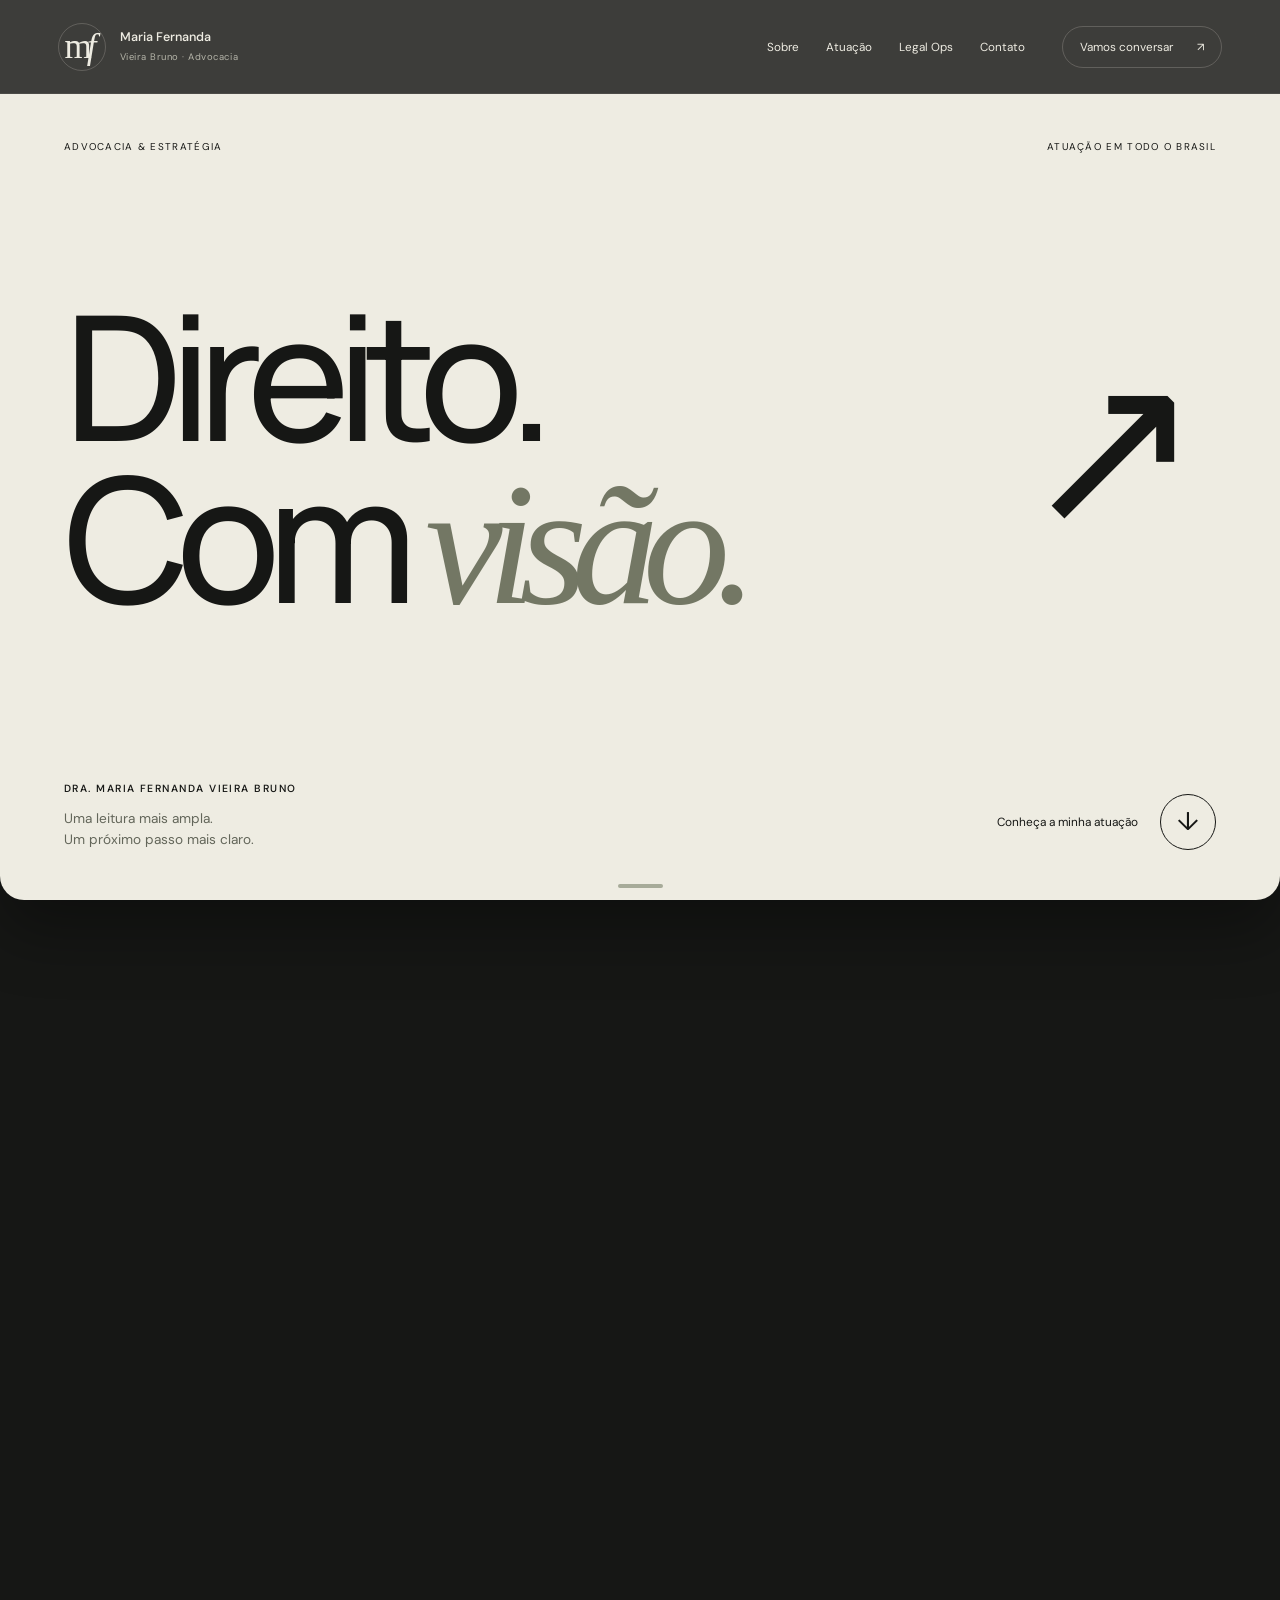
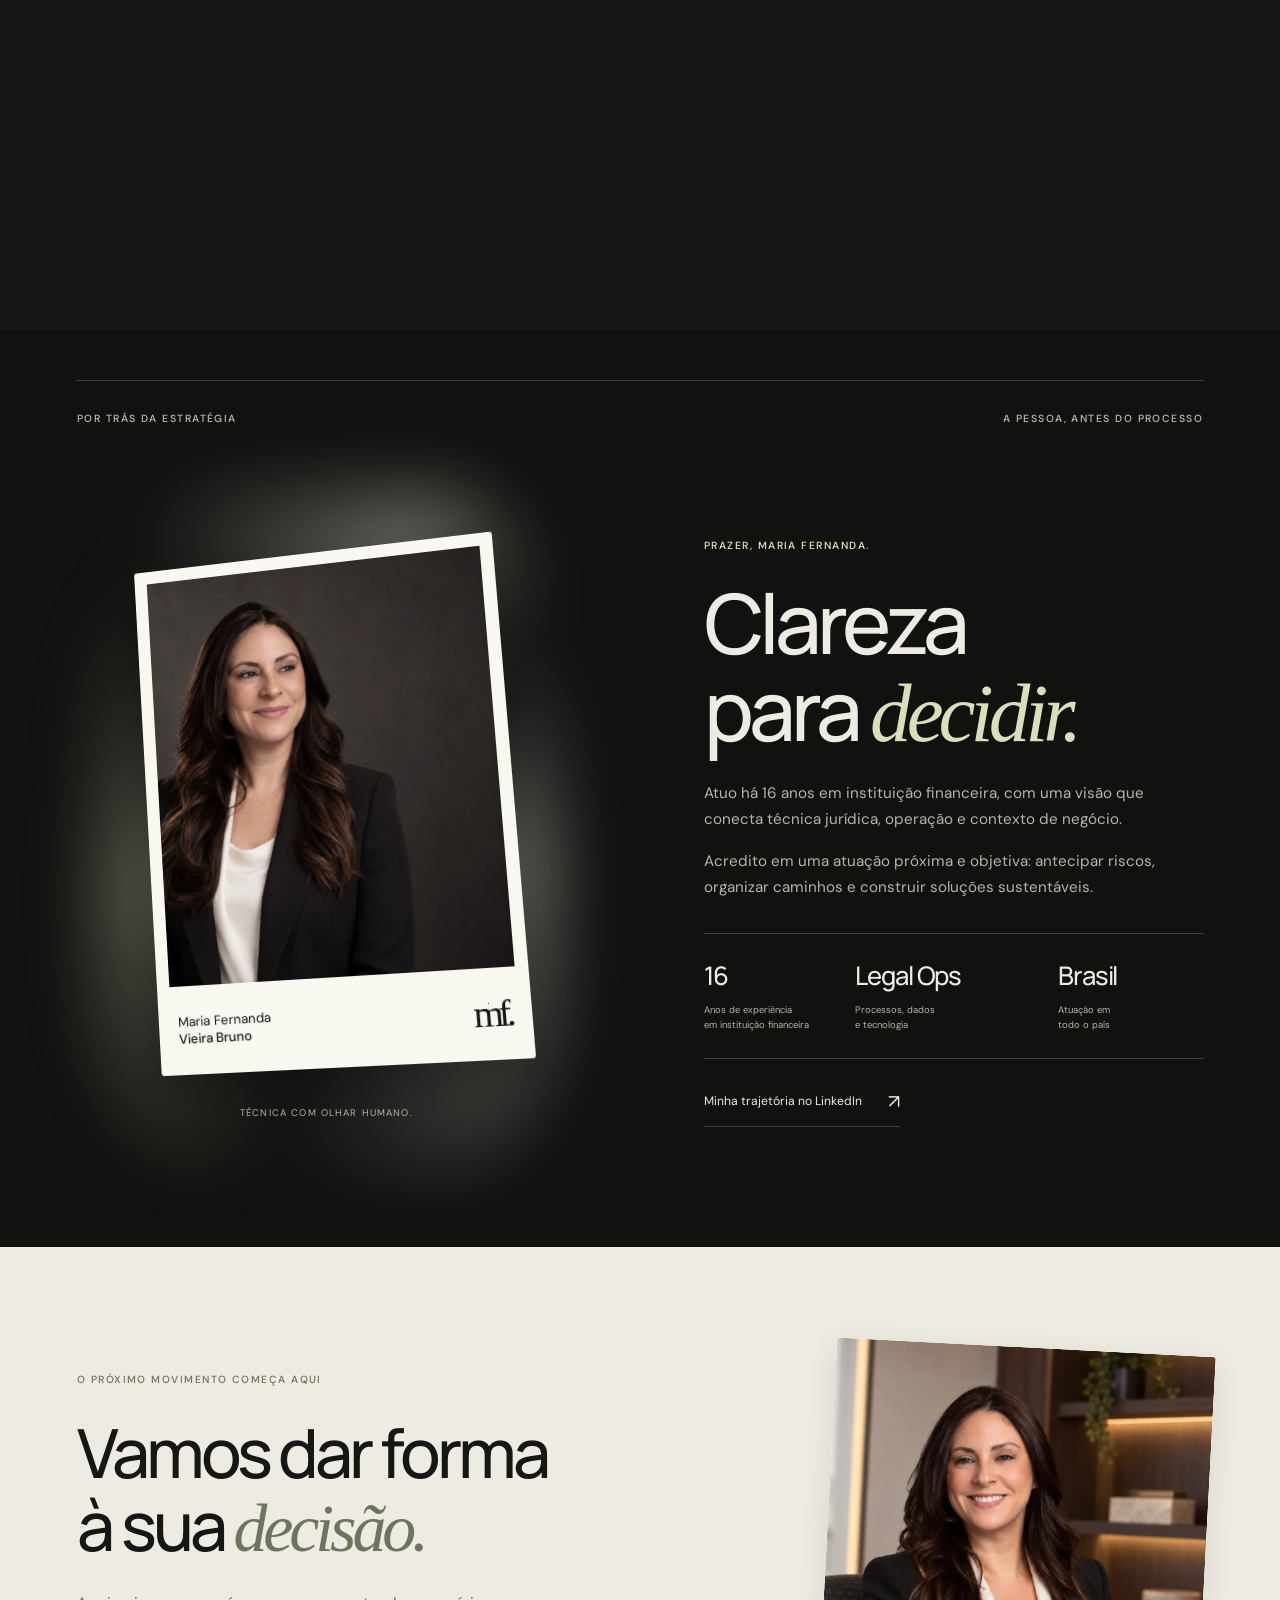
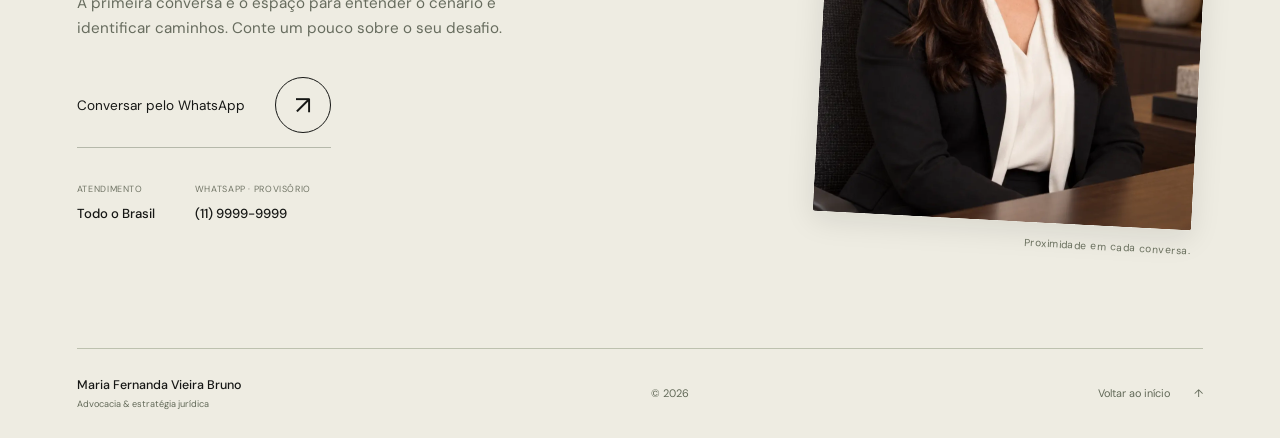
<file: index.html>
<!doctype html>
<html lang="pt-BR">
<head>
  <meta charset="UTF-8">
  <meta name="viewport" content="width=device-width, initial-scale=1">
  <meta name="description" content="Dra. Maria Fernanda Vieira Bruno. Estratégia jurídica, recuperação de créditos, Direito Bancário e Legal Ops. Atuação em todo o Brasil.">
  <meta name="theme-color" content="#161715">
  <title>Maria Fernanda Vieira Bruno — Estratégia jurídica</title>
  <link rel="icon" href="data:image/svg+xml,%3Csvg xmlns='http://www.w3.org/2000/svg' viewBox='0 0 64 64'%3E%3Crect width='64' height='64' rx='32' fill='%23161715'/%3E%3Ctext x='32' y='44' text-anchor='middle' font-family='Georgia' font-size='38' fill='%23eeeade'%3Em%3C/text%3E%3C/svg%3E">
  <link rel="preconnect" href="https://fonts.googleapis.com">
  <link rel="preconnect" href="https://fonts.gstatic.com" crossorigin>
  <link href="https://fonts.googleapis.com/css2?family=DM+Sans:wght@400;450;500;550;600;650;700&family=Manrope:wght@400;500;600;700;800&display=swap" rel="stylesheet">
  <link rel="preload" as="image" href="assets/maria-profile.svg">
  <link rel="stylesheet" href="styles.css?v=3.3">
  <script>document.documentElement.classList.add('js');</script>
  <script src="script.js?v=3.3" defer></script>
</head>
<body>
  <a class="skip-link" href="#visao">Ir para o conteúdo</a>
  <header class="site-header">
    <a class="brand" href="#inicio" aria-label="Maria Fernanda Vieira Bruno — início"><span class="brand-mark" aria-hidden="true">m<span>f</span></span><span class="brand-name">Maria Fernanda<br><span>Vieira Bruno · Advocacia</span></span></a>
    <button class="menu-button" type="button" aria-controls="main-navigation" aria-expanded="false"><span>Menu</span><i aria-hidden="true"></i></button>
    <nav class="navigation" id="main-navigation" aria-label="Navegação principal">
      <a href="#sobre">Sobre</a><a href="#atuacao">Atuação</a><a href="#legalops">Legal Ops</a><a href="#contato">Contato</a>
      <a class="nav-cta" href="https://wa.me/5511999999999" target="_blank" rel="noopener noreferrer">Vamos conversar <span aria-hidden="true">↗</span></a>
    </nav>
  </header>
  <main>
    <div class="story" id="inicio">
      <div class="stage">
        <div class="spotlight" aria-hidden="true"></div><div class="portrait-haze" aria-hidden="true"><div></div></div>
        <div class="portrait-plane"><img class="main-portrait" src="assets/maria-profile.svg" width="1122" height="1402" alt="Dra. Maria Fernanda Vieira Bruno, de blazer preto e blusa branca." fetchpriority="high" decoding="async"></div>
        <div class="portrait-caption"><span>Dra. Maria Fernanda</span><span>Vieira Bruno</span></div>
        <div class="stage-bottom" aria-hidden="true"><span>Visão ampla. Atuação próxima.</span><div class="chapter-meter"><span id="chapter-number">01</span><span class="meter-track"><i></i></span><span>04</span></div><span>Continue explorando <b>↓</b></span></div>
      </div>
      <div class="cover">
        <div class="cover-top"><span>Advocacia & estratégia</span><span>Atuação em todo o Brasil</span></div>
        <p class="cover-title">Direito.<br>Com <span>visão.</span><i aria-hidden="true">↗</i></p>
        <div class="cover-bottom"><div><span class="eyebrow">Dra. Maria Fernanda Vieira Bruno</span><p>Uma leitura mais ampla.<br>Um próximo passo mais claro.</p></div><a class="enter-story" href="#visao"><span>Conheça a minha atuação</span><span class="round-arrow" aria-hidden="true">↓</span></a></div>
        <span class="cover-edge" aria-hidden="true"></span>
      </div>
      <div class="chapters">
        <section class="chapter chapter-intro" id="visao" aria-labelledby="vision-title" data-chapter="01">
          <div class="chapter-inner">
            <div class="side-copy left-copy"><span class="eyebrow"><span class="section-number">01 /</span> Uma visão do todo</span><h1 id="vision-title">Direito que<br>entende<br><em>o todo.</em></h1></div>
            <div class="side-copy right-copy intro-note"><span class="small-rule" aria-hidden="true"></span><h2 class="small-title">O contexto vem<br>antes da resposta.</h2><p>Uma atuação construída entre a precisão jurídica e a realidade de negócios complexos.</p><a class="text-link" href="#sobre">Conheça minha trajetória <span aria-hidden="true">↗</span></a></div>
          </div>
        </section>
        <section class="chapter chapter-experience" id="experiencia" aria-labelledby="experience-title" data-chapter="02">
          <div class="chapter-inner">
            <div class="side-copy left-copy"><span class="eyebrow"><span class="section-number">02 /</span> Experiência</span><h2 class="experience-title" id="experience-title"><span class="big-number">16<span>anos</span></span><span>olhando o jurídico<br>por dentro.</span></h2><span class="small-rule" aria-hidden="true"></span><p class="footnote">Experiência em<br>instituição financeira.</p></div>
            <div class="side-copy right-copy"><h3 class="small-title">Vivência que faz<br>diferença.</h3><p>Recuperação de créditos, contencioso cível e direito empresarial.</p><p>Conhecimento para entender a origem do problema antes de desenhar o caminho.</p><span class="signature-line">Técnica. Contexto. Estratégia.</span></div>
          </div>
        </section>
        <section class="chapter chapter-practice" id="atuacao" aria-labelledby="practice-title" data-chapter="03">
          <div class="chapter-inner">
            <div class="side-copy left-copy"><span class="eyebrow"><span class="section-number">03 /</span> Áreas de atuação</span><h2 id="practice-title">Clareza em<br><em>cada frente.</em></h2><div class="practice-item"><span>01</span><div><h3>Recuperação de créditos</h3><p>Análise, negociação e condução jurídica para recuperar valor.</p></div></div><div class="practice-item"><span>02</span><div><h3>Direito Bancário</h3><p>Relações, operações e riscos do ambiente financeiro.</p></div></div></div>
            <div class="side-copy right-copy practice-right"><div class="practice-item"><span>03</span><div><h3>Contencioso cível</h3><p>Prevenção e resolução de conflitos com uma atuação técnica.</p></div></div><div class="practice-item"><span>04</span><div><h3>Direito empresarial</h3><p>Decisões jurídicas alinhadas à realidade de cada negócio.</p></div></div><div class="practice-item"><span>05</span><div><h3>NPL & Special Situations</h3><p>Perspectiva sobre ativos estressados e cenários complexos.</p></div></div></div>
          </div>
        </section>
        <section class="chapter chapter-ops" id="legalops" aria-labelledby="ops-title" data-chapter="04">
          <div class="chapter-inner">
            <div class="side-copy left-copy"><span class="eyebrow"><span class="section-number">04 /</span> Legal Operations</span><h2 id="ops-title">O jurídico<br>também pode<br><em>ser um motor.</em></h2><p>Uma visão contemporânea<br>da operação jurídica.</p></div>
            <div class="side-copy right-copy"><div class="ops-symbol" aria-hidden="true"><i></i><i></i><i></i><span>+</span></div><h3 class="small-title">Mais fluidez.<br>Mais previsibilidade.</h3><p>Legal Ops aproxima processos, dados e tecnologia das decisões jurídicas.</p><ul class="ops-tags" aria-label="Pilares de Legal Ops"><li>Estratégia</li><li>Dados</li><li>Processos</li><li>Tecnologia</li></ul></div>
          </div>
        </section>
      </div>
    </div>
    <section class="about-section" id="sobre" aria-labelledby="about-title">
      <div class="about-heading"><span class="eyebrow">Por trás da estratégia</span><span class="eyebrow">A pessoa, antes do processo</span></div>
      <div class="about-grid">
        <div class="portrait-card-shell"><div class="card-haze" aria-hidden="true"></div><figure class="portrait-card"><div class="card-image"><img src="assets/maria-hero.svg" width="1122" height="1402" alt="Retrato profissional da Dra. Maria Fernanda Vieira Bruno." loading="lazy" decoding="async"></div><figcaption><span>Maria Fernanda<br><strong>Vieira Bruno</strong></span><span class="card-monogram" aria-hidden="true">mf.</span></figcaption></figure><span class="card-note" aria-hidden="true">Técnica com olhar humano.</span></div>
        <div class="about-copy"><span class="eyebrow">Prazer, Maria Fernanda.</span><h2 id="about-title">Clareza<br>para <em>decidir.</em></h2><p>Atuo há 16 anos em instituição financeira, com uma visão que conecta técnica jurídica, operação e contexto de negócio.</p><p>Acredito em uma atuação próxima e objetiva: antecipar riscos, organizar caminhos e construir soluções sustentáveis.</p><div class="about-facts"><div><strong>16</strong><span>Anos de experiência<br>em instituição financeira</span></div><div><strong>Legal Ops</strong><span>Processos, dados<br>e tecnologia</span></div><div><strong>Brasil</strong><span>Atuação em<br>todo o país</span></div></div><a class="text-link" href="https://www.linkedin.com/in/maria-fernanda-vieira-bruno/" target="_blank" rel="noopener noreferrer">Minha trajetória no LinkedIn <span aria-hidden="true">↗</span></a></div>
      </div>
    </section>
    <section class="contact-section" id="contato" aria-labelledby="contact-title">
      <div class="contact-grid">
        <div class="contact-copy"><span class="eyebrow">O próximo movimento começa aqui</span><h2 id="contact-title">Vamos dar forma<br>à sua <em>decisão.</em></h2><p>A primeira conversa é o espaço para entender o cenário e identificar caminhos. Conte um pouco sobre o seu desafio.</p><a class="contact-button" href="https://wa.me/5511999999999" target="_blank" rel="noopener noreferrer"><span>Conversar pelo WhatsApp</span><span class="round-arrow" aria-hidden="true">↗</span></a><div class="contact-details"><div><span>Atendimento</span><strong>Todo o Brasil</strong></div><div><span>WhatsApp · provisório</span><strong>(11) 9999-9999</strong></div></div></div>
        <figure class="office-photo"><img src="assets/maria-office.svg" width="1122" height="1402" alt="Dra. Maria Fernanda Vieira Bruno sentada em seu escritório." loading="lazy" decoding="async"><figcaption>Proximidade em cada conversa.</figcaption></figure>
      </div>
      <footer><a href="#inicio" class="footer-brand">Maria Fernanda Vieira Bruno<span>Advocacia & estratégia jurídica</span></a><span>© <span id="year">2026</span></span><a class="back-top" href="#inicio">Voltar ao início <span aria-hidden="true">↑</span></a></footer>
    </section>
  </main>
</body>
</html>
</file>
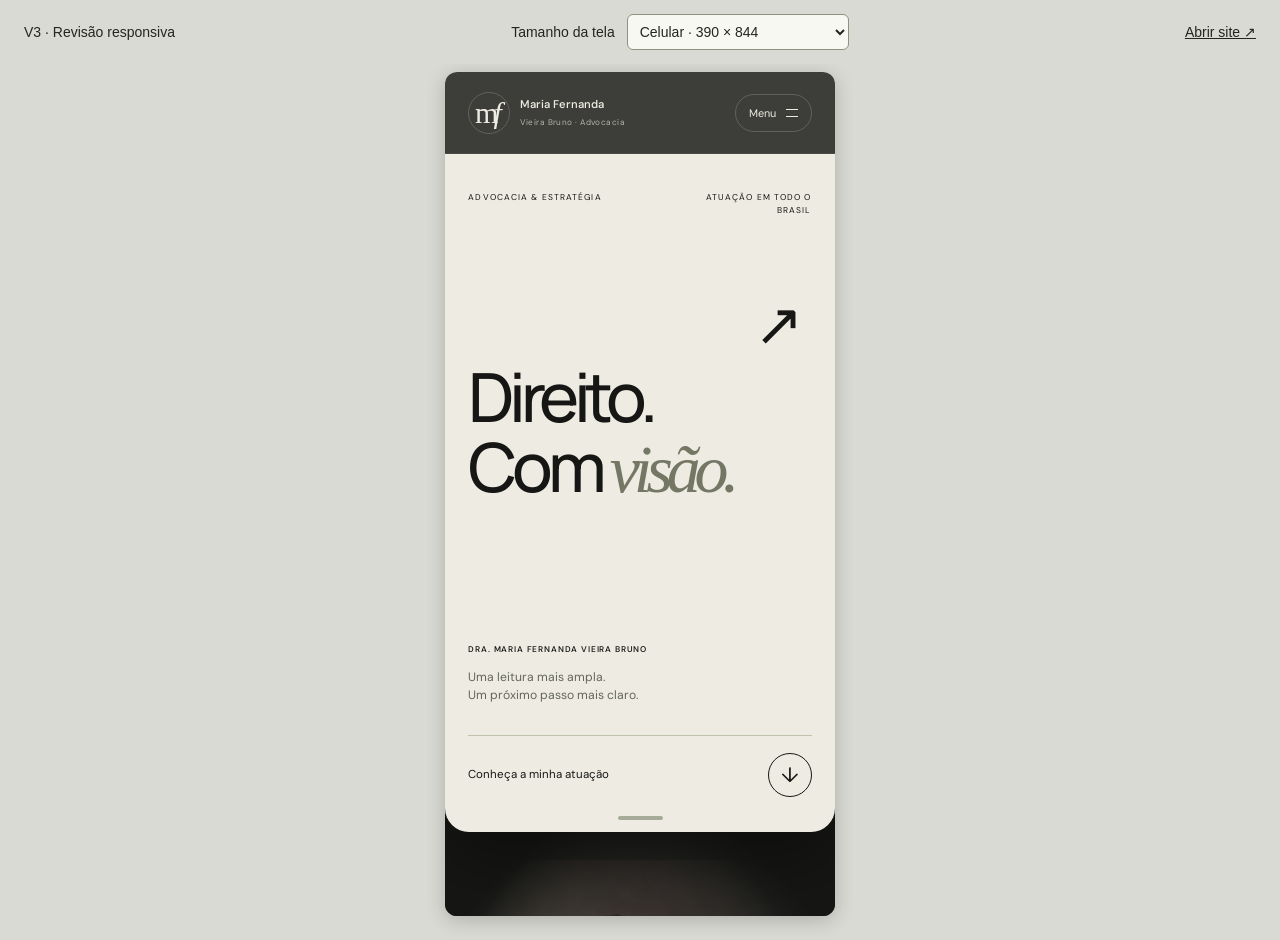
<file: preview.html>
<!doctype html>
<html lang="pt-BR">
<head><meta charset="utf-8"><meta name="viewport" content="width=device-width,initial-scale=1"><meta name="robots" content="noindex,nofollow"><title>Revisão responsiva · V3</title><style>*{box-sizing:border-box}body{margin:0;background:#d9dad3;color:#24251f;font:14px Arial,sans-serif}header{height:64px;display:flex;align-items:center;justify-content:space-between;padding:10px 24px;gap:20px}label{display:flex;align-items:center;gap:12px}select,a{color:inherit;font:inherit}select{padding:8px;border-radius:6px;border:1px solid #8c9380;background:#f8f8f3}main{display:grid;justify-items:center;padding:8px 16px 24px;overflow:auto}iframe{border:0;border-radius:12px;background:#161715;box-shadow:0 4px 20px #0003;width:390px;height:844px;max-width:100%}</style></head>
<body><header><span>V3 · Revisão responsiva</span><label>Tamanho da tela<select id="size"><option value="390,844">Celular · 390 × 844</option><option value="320,740">Celular compacto · 320 × 740</option><option value="768,1024">Tablet · 768 × 1024</option><option value="1280,720">Notebook · 1280 × 720</option></select></label><a href="./">Abrir site ↗</a></header><main><iframe id="site" title="Prévia do site da Dra. Maria Fernanda" src="./?v=3.2"></iframe></main><script>document.querySelector('#size').addEventListener('change',e=>{const [w,h]=e.target.value.split(',');const f=document.querySelector('#site');f.style.width=w+'px';f.style.height=h+'px';});</script></body>
</html>
</file>
<file: styles.css>
:root{--ink:#161715;--ink-soft:#1d1e1a;--paper:#eeece2;--muted:#b5b5a9;--accent:#d8dfba;--line:rgba(238,236,226,.2);--sans:'DM Sans',Arial,sans-serif;--display:'Manrope',Arial,sans-serif}
*{box-sizing:border-box}html{scroll-behavior:smooth;scroll-padding-top:100px;background:var(--ink)}body{margin:0;background:var(--ink);color:var(--paper);font-family:var(--sans);-webkit-font-smoothing:antialiased}::selection{background:var(--accent);color:var(--ink)}a{color:inherit;text-decoration:none}button{font:inherit;color:inherit}a,button{-webkit-tap-highlight-color:transparent}a:focus-visible,button:focus-visible{outline:2px solid var(--accent);outline-offset:7px}img{display:block;max-width:100%;height:auto}h1,h2,h3,p,figure{margin:0}h1,h2,h3{font-family:var(--display);font-weight:500}em{font-family:Georgia,'Times New Roman',serif;font-weight:400}p{font-size:clamp(.95rem,1.18vw,1.1rem);line-height:1.7;color:var(--muted)}.eyebrow{display:block;font-size:.65rem;font-weight:550;letter-spacing:.14em;line-height:1.6;text-transform:uppercase}.section-number{color:var(--accent);margin-right:10px}.skip-link{position:fixed;top:-80px;left:24px;z-index:110;background:var(--paper);color:var(--ink);padding:12px}.skip-link:focus{top:16px}.text-link{display:inline-flex;align-items:center;gap:26px;font-size:.76rem;border-bottom:1px solid var(--line);padding:12px 0}.text-link span{font-size:1.2rem;transition:transform .25s}.text-link:hover span{transform:translate(3px,-3px)}
.site-header{position:fixed;inset:0 0 auto;z-index:100;display:flex;align-items:center;justify-content:space-between;gap:24px;min-height:94px;padding:18px 4.5vw;background:rgba(22,23,21,.82);backdrop-filter:blur(18px);border-bottom:1px solid rgba(238,236,226,.08);transition:background .25s,color .25s}.brand{display:flex;align-items:center;gap:14px}.brand-mark{font-family:Georgia,serif;font-size:35px;letter-spacing:-5px;line-height:1;border:1px solid var(--line);width:48px;height:48px;border-radius:50%;display:flex;align-items:center;justify-content:center;padding-right:7px}.brand-mark span{font-style:italic}.brand-name{font-size:.78rem;font-weight:550;line-height:1.5}.brand-name>span{font-size:.59rem;font-weight:400;letter-spacing:.055em;color:var(--muted)}.navigation{display:flex;gap:27px;align-items:center;font-size:.73rem}.navigation>a{position:relative;padding-block:9px}.navigation>a:not(.nav-cta)::after{position:absolute;content:'';height:1px;bottom:2px;inset-inline:0;background:var(--accent);transform:scaleX(0);transform-origin:left;transition:transform .2s}.navigation>a:hover::after,.navigation>a[aria-current]::after{transform:scaleX(1)}.navigation .nav-cta{border:1px solid var(--line);border-radius:40px;padding:12px 17px;margin-left:10px;display:flex;gap:24px}.nav-cta:hover{background:var(--paper);color:var(--ink)}.menu-button{display:none}
.story{display:flex;flex-direction:column;position:relative;isolation:isolate}.stage{order:1;position:relative;height:90svh;min-height:480px;max-height:1050px;overflow:hidden;background:var(--ink);isolation:isolate}.spotlight{position:absolute;inset:-10% -10% -18%;background:radial-gradient(ellipse 39% 63% at 50% 54%,rgba(255,249,229,.76) 0%,rgba(235,231,206,.38) 28%,rgba(216,220,192,.1) 56%,transparent 78%);opacity:var(--light,1)}.portrait-haze{position:absolute;left:50%;top:10%;width:45%;height:85%;transform:translateX(-50%);filter:blur(40px);opacity:.35}.portrait-haze>div{height:100%;width:100%;background:conic-gradient(from 90deg,transparent,var(--paper),transparent 47%,#bec5ae,transparent 83%);border-radius:42%;animation:haze-turn 24s linear infinite}.portrait-plane{position:absolute;left:50%;bottom:0;width:min(680px,65vw);height:96%;transform:translateX(-50%)}.main-portrait{width:100%;height:100%;object-fit:cover;object-position:34% 22%;mask-image:radial-gradient(ellipse 65% 69% at 48% 49%,#000 41%,rgba(0,0,0,.95) 58%,transparent 82%);filter:saturate(.8)}.portrait-caption{position:absolute;left:50%;bottom:10%;transform:translateX(-50%);text-align:center;text-shadow:0 2px 30px #000;font-size:.8rem;line-height:1.5;letter-spacing:.03em}.portrait-caption span{display:block}.portrait-caption span:last-child{font-size:1.15rem;font-family:var(--display)}.stage-bottom{position:absolute;inset:auto 4.5vw 25px;display:flex;justify-content:space-between;align-items:center;font-size:.58rem;letter-spacing:.07em;color:var(--muted);text-transform:uppercase}.stage-bottom>b{color:var(--paper)}.stage-bottom>span:last-child{display:flex;gap:18px}.chapter-meter{display:none;gap:11px;align-items:center;font-variant-numeric:tabular-nums}.meter-track{width:70px;height:1px;background:var(--line)}.meter-track i{display:block;width:100%;height:1px;background:var(--accent);transform:scaleX(var(--progress,.25));transform-origin:left}
.cover{order:0;position:relative;z-index:8;min-height:100svh;padding:140px 5vw 50px;display:flex;flex-direction:column;justify-content:space-between;gap:40px;background:var(--paper);color:var(--ink);border-radius:0 0 24px 24px;box-shadow:0 32px 65px #0005}.cover-top{display:flex;justify-content:space-between;font-size:.62rem;letter-spacing:.13em;text-transform:uppercase}.cover-title{position:relative;font-family:var(--display);font-size:clamp(5rem,13.6vw,15rem);line-height:.93;font-weight:500;letter-spacing:-.08em;color:var(--ink);padding-block:10px 24px}.cover-title>span{font-family:Georgia,serif;font-style:italic;letter-spacing:-.09em;color:#737764}.cover-title>i{position:absolute;right:3vw;top:.27em;font-size:clamp(6rem,17vw,18rem);line-height:.9;letter-spacing:-.12em;font-style:normal;font-weight:400}.cover-bottom{display:flex;align-items:flex-end;justify-content:space-between;gap:30px}.cover-bottom p{margin-top:12px;color:#63665a;font-size:.85rem;line-height:1.5}.enter-story{display:flex;align-items:center;gap:22px;font-size:.74rem}.round-arrow{display:grid;place-items:center;width:56px;height:56px;border:1px solid currentColor;border-radius:50%;font-size:1.6rem;transition:transform .3s,background .3s}.enter-story:hover .round-arrow{transform:translateY(4px);background:#dce0ca}.cover-edge{height:4px;width:45px;background:#a7ab99;border-radius:4px;position:absolute;bottom:12px;left:calc(50% - 22px)}
.chapters{order:2;position:relative;z-index:2}.chapter{padding:85px 6vw;border-bottom:1px solid var(--line);scroll-margin-top:0}.chapter-inner{display:grid;grid-template-columns:1fr 1fr;gap:8vw;max-width:1400px;margin:auto;align-items:center}.side-copy{min-width:0}.side-copy>.eyebrow{color:var(--muted);margin-bottom:27px}.side-copy h1,.side-copy h2:not(.small-title):not(.experience-title){font-size:clamp(2.8rem,4.4vw,5rem);line-height:1.08;letter-spacing:-.055em}.side-copy h1 em,.side-copy h2 em{color:var(--accent)}.side-copy>p{margin-top:22px;max-width:360px}.side-copy>p+p{margin-top:14px}.small-title{font-size:clamp(1.35rem,2.1vw,2rem);line-height:1.25;letter-spacing:-.035em}.intro-note .small-title{margin-top:25px}.intro-note .text-link{margin-top:24px}.small-rule{display:block;width:40px;height:1px;background:var(--accent);margin:27px 0 0}.experience-title{font-size:clamp(1.2rem,1.95vw,1.8rem);line-height:1.35;letter-spacing:-.025em}.big-number{display:flex;align-items:baseline;gap:8px;font-size:clamp(7rem,14vw,14rem);line-height:.9;letter-spacing:-.095em;color:var(--accent);margin:0 0 27px -5px}.big-number>span{font-size:clamp(1.5rem,2.1vw,2.2rem);letter-spacing:-.04em}.side-copy .footnote{font-size:.75rem;line-height:1.5;margin-top:14px}.signature-line{display:block;font-size:.7rem;letter-spacing:.03em;padding-top:22px;margin-top:25px;border-top:1px solid var(--line);color:var(--accent)}.practice-item{display:flex;gap:12px;border-top:1px solid var(--line);padding:19px 0}.practice-item>span{font-size:.55rem;margin-top:4px;color:var(--accent)}.practice-item h3{font-size:clamp(.97rem,1.3vw,1.2rem);line-height:1.3;letter-spacing:-.015em}.practice-item p{font-size:clamp(.8rem,1vw,.96rem);line-height:1.6;margin-top:8px}.chapter-practice h2{margin-bottom:25px}.ops-symbol{position:relative;width:76px;height:76px;margin-bottom:25px}.ops-symbol i{position:absolute;inset:0;border:1px solid var(--accent);border-radius:50%}.ops-symbol i:nth-child(2){transform:scaleX(.38) rotate(35deg)}.ops-symbol i:nth-child(3){transform:scaleX(.38) rotate(-35deg)}.ops-symbol span{position:absolute;inset:0;display:grid;place-items:center;color:var(--accent);font-size:24px;font-weight:400}.ops-tags{display:flex;flex-wrap:wrap;gap:8px;list-style:none;padding:0;margin:24px 0 0}.ops-tags li{font-size:.61rem;padding:8px 11px;border:1px solid var(--line);border-radius:25px}
.about-section{position:relative;z-index:5;background:#111210;padding:50px 6vw 120px;scroll-margin-top:0;overflow:clip}.about-heading{display:flex;justify-content:space-between;gap:20px;color:var(--muted);padding:30px 0;border-top:1px solid var(--line)}.about-grid{display:grid;grid-template-columns:1fr 1fr;gap:10vw;align-items:center;max-width:1300px;margin:80px auto 0}.portrait-card-shell{position:relative;width:min(100%,370px);margin:0 auto;perspective:1000px}.card-haze{position:absolute;inset:-10% -13%;filter:blur(34px);background:conic-gradient(from 45deg,transparent,#edece1 15%,transparent 40%,#bbc6a4 58%,transparent 78%,#eee9db 92%,transparent);opacity:.38;border-radius:26%;animation:haze-turn 22s linear infinite;animation-play-state:paused}.portrait-card-shell.is-visible .card-haze{animation-play-state:running}.portrait-card{position:relative;background:#f8f7f0;padding:13px 13px 0;color:var(--ink);border-radius:3px;box-shadow:0 15px 40px #0004;transform:rotateX(var(--tilt-x,4deg)) rotateY(var(--tilt-y,-8deg)) rotateZ(-4deg);transition:transform .25s ease-out;will-change:transform}.card-image{aspect-ratio:4/4.85;overflow:hidden;background:#f9f9f3}.card-image img{width:100%;height:100%;object-fit:cover;object-position:35% 15%;filter:saturate(.75)}.portrait-card figcaption{display:flex;justify-content:space-between;align-items:center;padding:20px 7px;font-size:.83rem;line-height:1.3}.portrait-card figcaption strong{font-weight:500}.card-monogram{font-family:Georgia,serif;font-size:2.3rem;letter-spacing:-.13em}.card-note{position:relative;display:block;margin-top:42px;font-size:.6rem;text-transform:uppercase;letter-spacing:.12em;color:var(--muted);text-align:center}.about-copy>.eyebrow{color:var(--accent);margin-bottom:25px}.about-copy h2{font-size:clamp(3.5rem,6.5vw,6.6rem);line-height:1.04;letter-spacing:-.06em}.about-copy h2 em{color:var(--accent)}.about-copy p{margin-top:25px;max-width:510px}.about-copy p+p{margin-top:16px}.about-facts{display:grid;grid-template-columns:.8fr 1.1fr .85fr;gap:15px;border-block:1px solid var(--line);padding:24px 0;margin:32px 0 18px}.about-facts strong{font-family:var(--display);font-size:clamp(1.3rem,2vw,2rem);font-weight:500;letter-spacing:-.045em}.about-facts span{display:block;font-size:.59rem;line-height:1.65;color:var(--muted);margin-top:10px}
.contact-section{position:relative;z-index:5;background:var(--paper);color:var(--ink);padding:100px 6vw 0;scroll-margin-top:0}.contact-grid{max-width:1350px;display:grid;grid-template-columns:1.25fr .75fr;gap:9vw;margin:auto;align-items:center}.contact-copy>.eyebrow{color:#737764;margin-bottom:27px}.contact-copy h2{font-size:clamp(2.9rem,5.3vw,5.7rem);line-height:1.08;letter-spacing:-.06em}.contact-copy h2 em{color:#6e755e}.contact-copy>p{color:#676c5e;max-width:440px;margin-top:25px}.contact-button{display:inline-flex;align-items:center;gap:30px;font-size:.85rem;border-bottom:1px solid #b5b8aa;padding:0 0 14px;margin-top:35px}.contact-button:hover .round-arrow{transform:rotate(45deg);background:#dce0ca}.contact-details{display:flex;gap:40px;margin-top:35px}.contact-details span{display:block;color:#707465;font-size:.56rem;letter-spacing:.07em;text-transform:uppercase}.contact-details strong{display:block;font-weight:500;font-size:.82rem;margin-top:10px}.office-photo{transform:rotate(3deg);max-width:390px;justify-self:end}.office-photo img{width:100%;aspect-ratio:4/5;object-fit:cover;border-radius:3px;box-shadow:0 8px 30px #1617151a}.office-photo figcaption{font-size:.64rem;letter-spacing:.045em;text-align:right;padding-top:14px;color:#686e5c}footer{display:flex;justify-content:space-between;align-items:center;gap:20px;border-top:1px solid #bdc1af;padding:28px 0;margin-top:100px;font-size:.68rem;color:#626958}.footer-brand{font-size:.78rem;font-weight:500;color:var(--ink)}.footer-brand span{display:block;font-size:.57rem;font-weight:400;margin-top:5px;color:#626958}.back-top{display:flex;gap:24px}.contact-section a:focus-visible,.cover a:focus-visible{outline-color:#555f40}
.portrait-caption{background:rgba(22,23,21,.64);padding:9px 20px;border:1px solid rgba(238,236,226,.16);border-radius:40px;backdrop-filter:blur(10px)}
@keyframes haze-turn{to{transform:rotate(360deg)}}
/* Only the portrait is sticky; chapters keep separate space in the document. */
@media (min-width:1000px) and (min-height:620px) and (prefers-reduced-motion:no-preference){
  .js .story{display:block}.js .stage{position:sticky;top:0;height:100svh;min-height:0;max-height:none;margin-bottom:-100svh;order:initial}.js .cover{height:100svh;min-height:620px}.js .chapters{order:initial}.js .chapter{height:115svh;min-height:700px;border:0;padding:0 4.5vw;display:flex;align-items:center;scroll-margin-top:0}.js .chapter-inner{width:100%;max-width:1800px;grid-template-columns:minmax(0,1fr) minmax(0,1.5fr) minmax(0,1fr);gap:2vw;opacity:var(--copy-opacity,1);transform:translate3d(0,var(--copy-y,0px),0);will-change:opacity,transform}.js .left-copy{grid-column:1}.js .right-copy{grid-column:3}.js .portrait-plane{width:43vw;max-width:760px;height:calc(100% - 75px);transform:translateX(-50%) translate3d(var(--portrait-x,0px),var(--portrait-y,0px),0) scale(var(--portrait-scale,1))}.js .portrait-haze{width:41%;height:83%;top:15%}.js .portrait-caption{bottom:8%}.js .chapter-meter{display:flex}.js .intro-note{padding-top:14vh}.js .chapter-practice h2{font-size:clamp(2.4rem,3.6vw,4rem)}.js .chapter-ops h2{font-size:clamp(2.5rem,3.8vw,4.4rem)}.js .practice-right{padding-top:9vh}.js .chapter-ops{padding-bottom:8vh}.js .stage-bottom{bottom:22px}.js .chapter:last-child{height:125svh}
}
@media (min-width:1000px) and (max-height:780px){.cover{padding-top:120px;padding-bottom:35px;gap:20px}.cover-title{font-size:min(12vw,24vh)}.cover-bottom p{font-size:.76rem}.js .chapter{min-height:670px}.side-copy>.eyebrow{margin-bottom:20px}.practice-item{padding:13px 0}.practice-item p{font-size:.77rem}.js .chapter-practice h2{font-size:2.8vw}.js .chapter-ops h2{font-size:3.5vw}.side-copy>p{font-size:.92rem}.ops-symbol{width:58px;height:58px;margin-bottom:18px}.portrait-caption{font-size:.66rem}}
@media (min-width:1800px){.js .chapter{padding-inline:8vw}.js .portrait-plane{width:39vw}.cover-title{font-size:min(13.6vw,27vh)}}
@media (max-width:999px){html{scroll-padding-top:90px}.site-header{padding:16px 5vw;min-height:82px}.brand-name{font-size:.74rem}.brand-mark{height:42px;width:42px;font-size:30px}.brand-name>span{font-size:.55rem}.navigation{gap:17px;font-size:.66rem}.navigation .nav-cta{display:none}.cover{min-height:90svh;padding:125px 6vw 40px}.cover-title{font-size:15vw}.cover-title>i{font-size:18vw;right:0}.chapter-inner{gap:7vw}.chapter h1,.chapter h2:not(.small-title):not(.experience-title){font-size:clamp(2.8rem,5vw,4.2rem)}.chapter-practice .chapter-inner{align-items:start}.practice-right{padding-top:105px}.about-section{padding:25px 6vw 85px}.about-grid{gap:7vw;margin-top:60px}.portrait-card-shell{width:85%;max-width:330px}.about-copy h2{font-size:5.5vw}.about-copy p{font-size:.85rem}.about-facts{gap:8px;padding-block:20px}.about-facts span{font-size:.54rem}.about-facts strong{font-size:1.3rem}.contact-section{padding-top:80px}.contact-grid{gap:6vw}.contact-details{gap:24px}.contact-button{gap:14px;font-size:.76rem}.contact-button .round-arrow{height:45px;width:45px}.contact-copy>p{font-size:.88rem}.card-note{font-size:.51rem}}
@media (max-width:650px){.site-header{padding:14px 6vw}.brand-name{font-size:.7rem}.brand-name>span{font-size:.51rem}.brand{gap:10px}.js .menu-button{display:flex;align-items:center;gap:10px;background:none;border:1px solid var(--line);border-radius:30px;padding:11px 13px;font-size:.68rem;cursor:pointer}.menu-button i{width:12px;height:8px;border-block:1px solid currentColor;transition:transform .2s}.menu-button[aria-expanded=true] i{transform:rotate(90deg)}.navigation{display:flex;flex-wrap:wrap;gap:8px 18px;justify-content:flex-end}.js .navigation{position:absolute;top:100%;inset-inline:0;background:#191a17;padding:20px 6vw 28px;flex-direction:column;align-items:stretch;gap:2px;box-shadow:0 20px 40px #0004;visibility:hidden;opacity:0;transform:translateY(-8px);transition:opacity .18s,transform .18s,visibility .18s}.js .navigation.is-open{visibility:visible;opacity:1;transform:translateY(0)}.navigation>a{font-size:.92rem;padding:14px 0}.navigation .nav-cta{display:flex;justify-content:space-between;margin:12px 0 0;padding:13px 18px}.cover{min-height:90svh;padding:120px 6vw 35px;gap:50px}.cover-top{font-size:.53rem;gap:24px;line-height:1.5}.cover-top>span:last-child{text-align:right;max-width:115px}.cover-title{font-size:17.4vw;line-height:1.02;padding-top:30px}.cover-title>i{font-size:15vw;top:-.6em;right:4vw}.cover-bottom{display:block}.cover-bottom .eyebrow{font-size:.52rem;letter-spacing:.1em}.cover-bottom p{font-size:.76rem}.enter-story{margin-top:30px;justify-content:space-between;border-top:1px solid #bec3ac;padding-top:17px;font-size:.72rem}.round-arrow{height:44px;width:44px;font-size:1.3rem}.stage{height:85svh;min-height:520px;max-height:780px}.portrait-plane{width:105vw;height:96%}.spotlight{inset:-10% -60% -15%}.portrait-haze{width:80%;height:75%}.portrait-caption{bottom:10%}.stage-bottom{inset-inline:6vw;font-size:.43rem}.chapter{padding:65px 7vw}.chapter-inner{grid-template-columns:1fr;gap:34px}.chapter h1,.chapter h2:not(.small-title):not(.experience-title){font-size:clamp(2.8rem,10.5vw,4rem)}.side-copy>.eyebrow{margin-bottom:22px;font-size:.59rem}.side-copy>p{max-width:none;font-size:.94rem;margin-top:17px}.intro-note .small-rule{margin:0}.intro-note .small-title{font-size:1.5rem}.intro-note .text-link{margin-top:18px}.big-number{font-size:32vw;margin-bottom:16px}.big-number>span{font-size:1.9rem}.experience-title{font-size:1.7rem}.chapter-practice .chapter-inner{gap:0}.practice-right{padding:0}.practice-item{padding:21px 0}.practice-item h3{font-size:1.1rem}.practice-item p{font-size:.9rem}.chapter-practice h2{margin-bottom:35px}.ops-symbol{display:none}.ops-tags li{font-size:.7rem}.about-section{padding:25px 7vw 70px}.about-heading{padding:22px 0}.about-heading .eyebrow{font-size:.5rem;max-width:45%}.about-heading .eyebrow:last-child{text-align:right}.about-grid{grid-template-columns:1fr;gap:65px;margin-top:50px}.portrait-card-shell{width:77%;max-width:310px}.card-note{font-size:.53rem;margin-top:34px}.portrait-card{padding:10px 10px 0}.portrait-card figcaption{padding:16px 5px}.about-copy>.eyebrow{font-size:.6rem}.about-copy h2{font-size:14vw}.about-copy p{font-size:.95rem}.about-facts{gap:13px;margin-top:28px}.about-facts strong{font-size:1.55rem}.about-facts span{font-size:.58rem}.contact-section{padding:65px 7vw 0}.contact-grid{grid-template-columns:1fr;gap:55px}.contact-copy>.eyebrow{font-size:.54rem;margin-bottom:23px}.contact-copy h2{font-size:11.8vw}.contact-copy>p{font-size:.94rem}.contact-button{font-size:.84rem;gap:24px}.contact-details{gap:30px}.contact-details span{font-size:.5rem}.office-photo{width:78%;justify-self:center;max-width:340px}.office-photo figcaption{font-size:.58rem}footer{margin-top:65px;padding:25px 0;flex-wrap:wrap;gap:20px;font-size:.6rem}.footer-brand{font-size:.68rem}.footer-brand span{font-size:.5rem}.back-top{flex-basis:100%;justify-content:space-between;padding-top:15px;border-top:1px solid #cdd0c2}}
@media (min-width:1000px) and (min-height:620px) and (prefers-reduced-motion:no-preference){.js .chapter{scroll-margin-top:calc(-100px - 7.5svh)}.js .chapter:last-child{scroll-margin-top:calc(-100px - 12.5svh)}.js .portrait-haze{mask-image:radial-gradient(ellipse at center,#000 20%,transparent 76%);opacity:.32}}
@media (max-width:650px){.js .navigation{max-height:calc(100dvh - 82px);overflow-y:auto}.portrait-caption{font-size:.68rem}.portrait-caption span:last-child{font-size:1rem}}
@media (prefers-reduced-motion:reduce){html{scroll-behavior:auto}*,*::before,*::after{animation:none!important;transition:none!important}.portrait-card,.office-photo{transform:none}.portrait-card{will-change:auto}}
</file>
